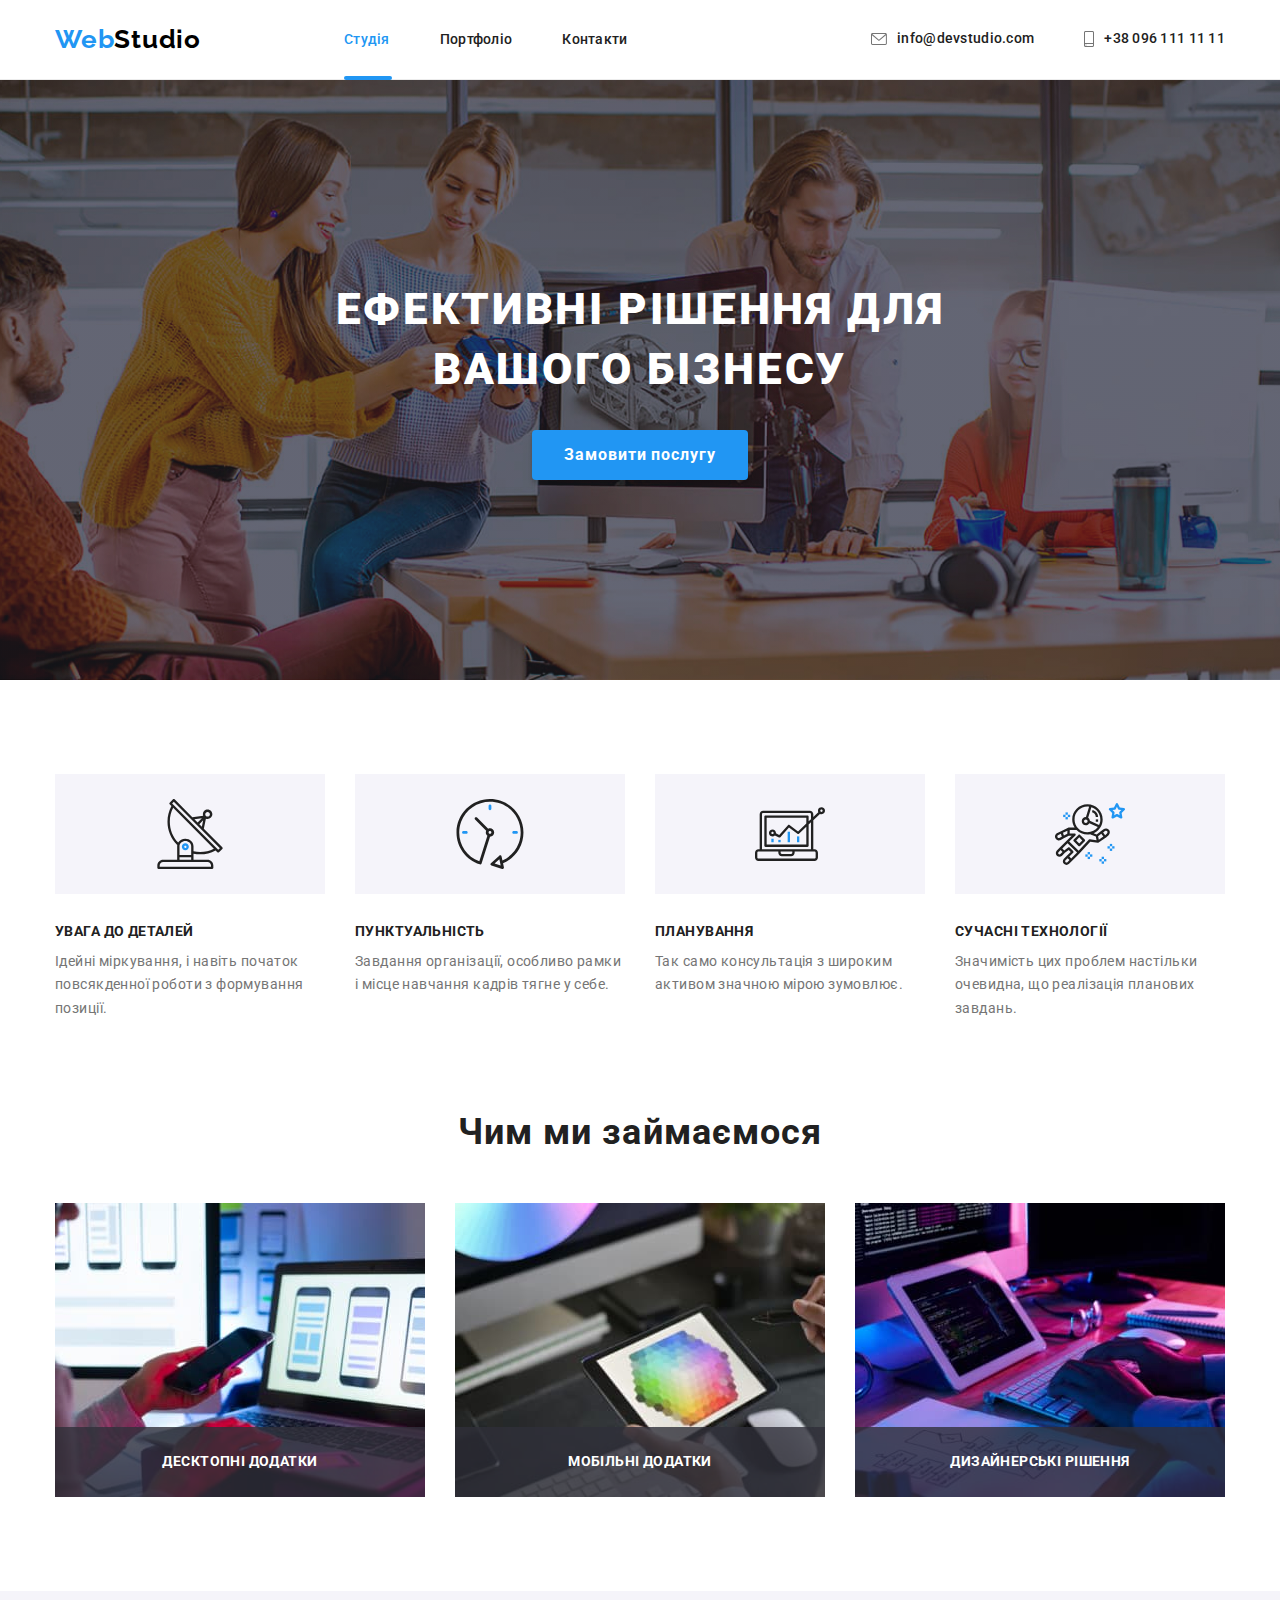
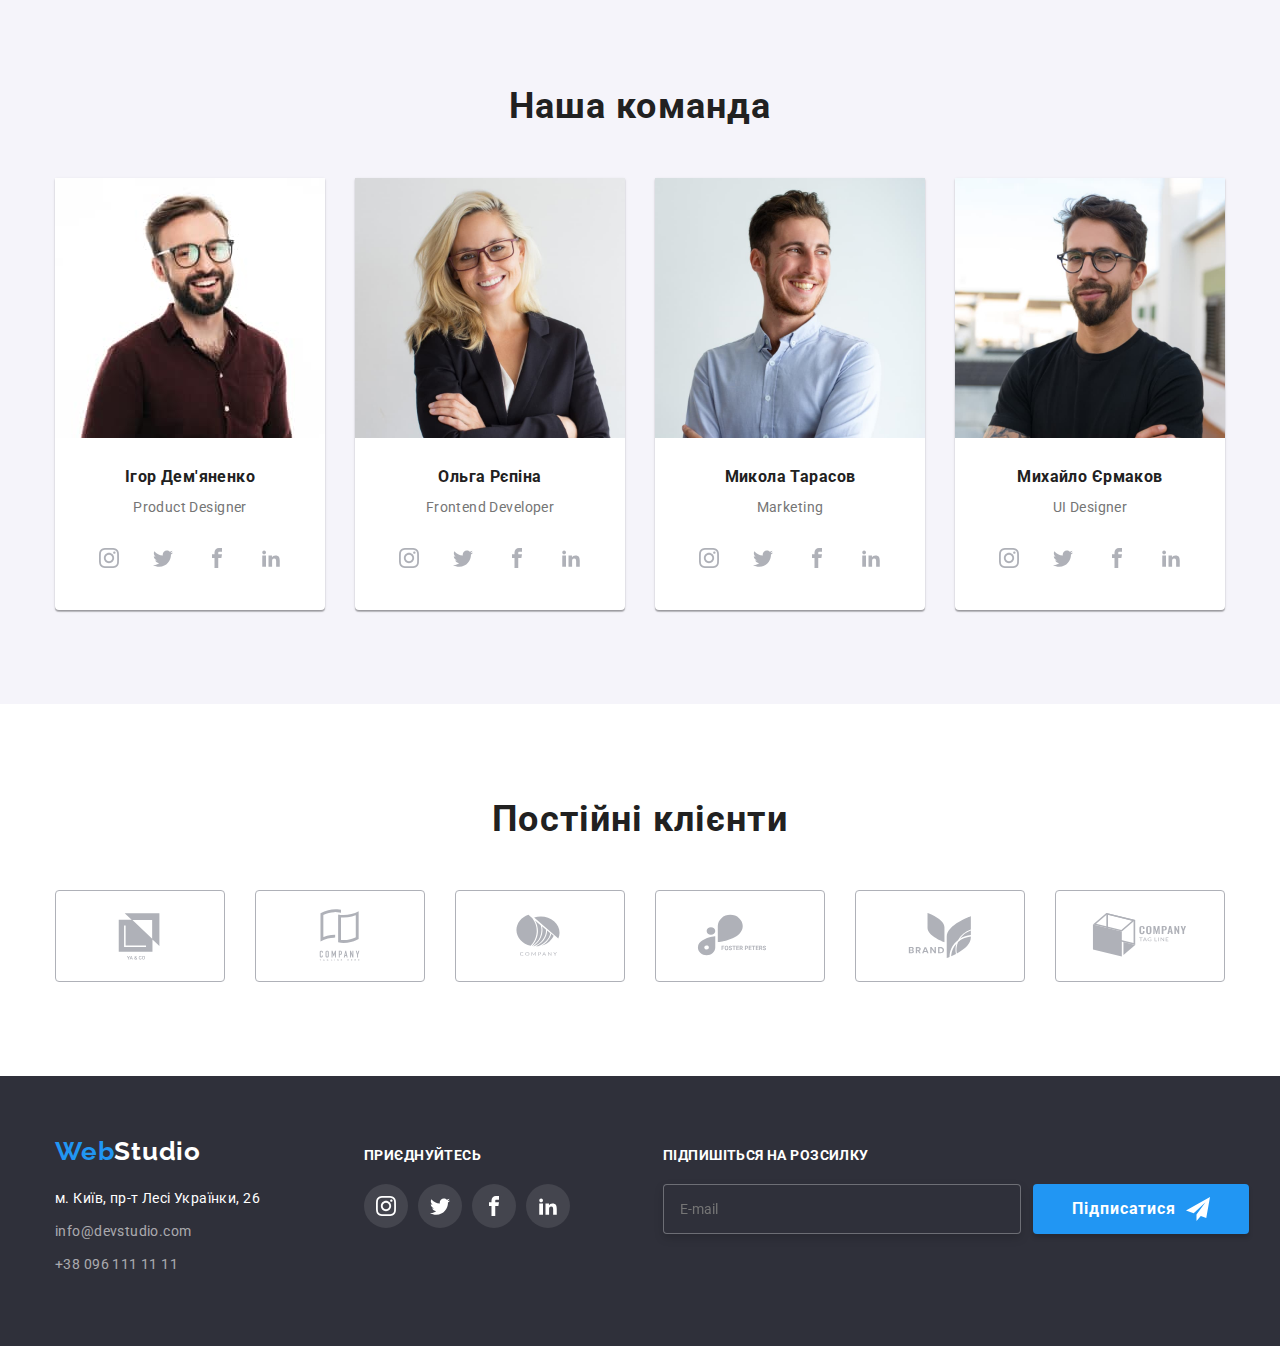
<file: index.html>
<!DOCTYPE html>
<html lang="uk">
  <head>
    <meta charset="UTF-8" />
    <meta name="viewport" content="width=device-width, initial-scale=1.0" />
    <title>WebStudio</title>
    <link href="https://fonts.googleapis.com/css2?family=Raleway:wght@700&family=Roboto:wght@400;500;700;900&display=swap" rel="stylesheet">
    <link rel="stylesheet" href="https://cdn.jsdelivr.net/npm/modern-normalize@1.1.0/modern-normalize.min.css">
    <link rel="stylesheet" href="css/main.min.css" />
   </head>
  <body>
    <!--header-->
    <header class="header">
      <div class="container page-header">
      <nav class="page-header">
        <a class="logo" href="./index.html">Web<span class="logo__dark">Studio</span></a>
        <ul class="page-header">
          <li><a class="header-list-link header-list-link__after" href="./index.html">Студія</a></li>
          <li><a class="header-list-link" href="./portfolio.html">Портфоліо</a></li>
          <li><a class="header-list-link" href="#">Контакти</a></li>
        </ul>
      </nav>
      <ul class="page-header">
         <li>
          <a class="header-contact" href="mailto:info@devstudio.com" lang="en"> 
            <svg class="header-contact__mail-phone" width="16px" height="12px">
            <use href="./images/sprite.svg#icon-envelope"></use>
          </svg>info@devstudio.com</a>
        </li>
        <li> 
          <a class="header-contact" href="tel:+380961111111">
            <svg class="header-contact__mail-phone" width="10px" height="16px">
              <use href="./images/sprite.svg#icon-smartphone"></use>
            </svg>+38 096 111 11 11</a>
        </li>
      </ul>
      </div>
    </header>
    <!--main-->
    <main>
      <section class="title">
        <div class="container">
        <h1 class="title__item">Ефективні рішення для вашого бізнесу</h1>
        <button class="button title-button" data-modal-open type="button" >Замовити послугу</button>
        </div>
      </section>
      <section class="main-description">
        <div class="container">
        <h2 class="visually-hidden">Наші переваги</h2>
        <ul class="main-description__list">
          <li class="main-description__job">
            <div class="main-description__card">
              <svg class="main-description__icon">
                <use href="./images/sprite.svg#icon-antenna"></use>
              </svg>
            </div>
            <h3 class="main-description__title">Увага до деталей</h3>
            <p class="main-description__subject">
              Ідейні міркування, і навіть початок повсякденної роботи з формування позиції.
            </p>
          </li>
          <li class="main-description__job">
            <div class="main-description__card">
              <svg class="main-description__icon">
                <use href="./images/sprite.svg#icon-clock"></use>
              </svg>
            </div>
            <h3 class="main-description__title">Пунктуальність</h3>
            <p class="main-description__subject">
              Завдання організації, особливо рамки і місце навчання кадрів тягне у себе.
            </p>
          </li>
          <li class="main-description__job">
            <div class="main-description__card">
              <svg class="main-description__icon">
                <use href="./images/sprite.svg#icon-diagram"></use>
              </svg>
            </div>
            <h3 class="main-description__title">Планування</h3>
            <p class="main-description__subject">
              Так само консультація з широким активом значною мірою зумовлює.
            </p>
          </li>
          <li class="main-description__job">
            <div class="main-description__card">
              <svg class="main-description__icon">
                <use href="./images/sprite.svg#icon-astronaut"></use>
              </svg>
            </div>
            <h3 class="main-description__title">Сучасні технології</h3>
            <p class="main-description__subject">
              Значимість цих проблем настільки очевидна, що реалізація планових
              завдань.
            </p>
          </li>
        </ul>
        </div>
      </section>
      <section class="main-images"> 
        <div class="container">
        <h2 class="main-title ">Чим ми займаємося</h2>
        <ul class="main-images__box">
          <li class="main-images__foto">
            <img src=./images/img(1).jpg alt="людина працює з телефоном" width="370"/>
            <div class="main-images__foto__description">
              <p class="main-images__foto__text">Десктопні додатки</p>
            </div>
            </li>
          <li class="main-images__foto">
            <img src=./images/img(2).jpg alt="людина працює за планшетом" width="370"/>
            <div class="main-images__foto__description">
              <p class="main-images__foto__text">Мобільні додатки</p>
            </div>
          </li>
          <li class="main-images__foto">
            <img src=./images/img(3).jpg alt="людина працює за комп'ютером" width="370"/>
            <div class="main-images__foto__description">
              <p class="main-images__foto__text">Дизайнерські рішення</p>
            </div>
          </li>
        </ul>
        </div>
      </section>
      <section class="main-team">
        <div class="container">
        <h2 class="main-title">Наша команда</h2>
        <ul class="main-team__icon">
          <li class="main-team__foto">
            <img src=./images/img4.jpg alt="Ігор Дем'яненко" width="270" height="260"/>
             <div class="main-team__text"> 
              <h3 class="main-team__name">Ігор Дем'яненко</h3>
              <p class="main-team__command">Product Designer</p>
              <ul class="social-list">
                <li class="social-list-item">
                  <a href="" class="social-list__link">
                    <svg class="social-list__icon">
                      <use href="./images/sprite.svg#icon-instagram"></use>
                    </svg>
                  </a>
                </li>
                <li class="social-list-item">
                  <a href="" class="social-list__link">
                    <svg class="social-list__icon">
                      <use href="./images/sprite.svg#icon-twitter"></use>
                    </svg>
                  </a>
                </li>
                <li class="social-list-item">
                  <a href="" class="social-list__link">
                    <svg class="social-list__icon">
                      <use href="./images/sprite.svg#icon-facebook"></use>
                    </svg>
                  </a>
                </li>
                <li class="social-list-item">
                  <a href="" class="social-list__link">
                    <svg class="social-list__icon">
                      <use href="./images/sprite.svg#icon-linkedin"></use>
                    </svg>
                  </a>
                </li>
              </ul>
              </div>
          </li>
          <li class="main-team__foto">
            <img src=./images/img1.jpg alt="Ольга Рєпіна" width="270" height="260"/>
             <div class="main-team__text">
            <h3 class="main-team__name">Ольга Рєпіна</h3>
            <p class="main-team__command">Frontend Developer</p>
            <ul class="social-list">
              <li class="social-list-item">
                <a href="" class="social-list__link">
                  <svg class="social-list__icon">
                    <use href="./images/sprite.svg#icon-instagram"></use>
                  </svg>
                </a>
              </li>
              <li class="social-list-item">
                <a href="" class="social-list__link">
                  <svg class="social-list__icon">
                    <use href="./images/sprite.svg#icon-twitter"></use>
                  </svg>
                </a>
              </li>
              <li class="social-list-item">
                <a href="" class="social-list__link">
                  <svg class="social-list__icon">
                    <use href="./images/sprite.svg#icon-facebook"></use>
                  </svg>
                </a>
              </li>
              <li class="social-list-item">
                <a href="" class="social-list__link">
                  <svg class="social-list__icon">
                    <use href="./images/sprite.svg#icon-linkedin"></use>
                  </svg>
                </a>
              </li>
            </ul>
            </div>
          </li>
          <li class="main-team__foto">
            <img src=./images/img2.jpg alt="Микола Тарасов" width="270" height="260"/>
            <div class="main-team__text">
            <h3 class="main-team__name">Микола Тарасов</h3>
            <p class="main-team__command">Marketing</p>
            <ul class="social-list">
              <li class="social-list-item">
                <a href="" class="social-list__link">
                  <svg class="social-list__icon">
                    <use href="./images/sprite.svg#icon-instagram"></use>
                  </svg>
                </a>
              </li>
              <li class="social-list-item">
                <a href="" class="social-list__link">
                  <svg class="social-list__icon">
                    <use href="./images/sprite.svg#icon-twitter"></use>
                  </svg>
                </a>
              </li>
              <li class="social-list-item">
                <a href="" class="social-list__link">
                  <svg class="social-list__icon">
                    <use href="./images/sprite.svg#icon-facebook"></use>
                  </svg>
                </a>
              </li>
              <li class="social-list-item">
                <a href="" class="social-list__link">
                  <svg class="social-list__icon">
                    <use href="./images/sprite.svg#icon-linkedin"></use>
                  </svg>
                </a>
              </li>
            </ul>
            </div>
          </li>
          <li class="main-team__foto">
            <img src=./images/img3.jpg alt="Михайло Єрмаков" width="270" height="260"/>
            <div class="main-team__text">
            <h3 class="main-team__name">Михайло Єрмаков</h3>
            <p class="main-team__command">UI Designer</p>
            <ul class="social-list">
              <li class="social-list__item">
                <a href="" class="social-list__link">
                  <svg land="en" aria-label="instagram icon" class="social-list__icon">
                    <use href="./images/sprite.svg#icon-instagram"></use>
                  </svg>
                </a>
              </li>
              <li class="social-list__item">
                <a href="" class="social-list__link">
                  <svg land="en" aria-label="twitter icon" class="social-list__icon">
                    <use href="./images/sprite.svg#icon-twitter"></use>
                  </svg>
                </a>
              </li>
              <li class="social-list__item">
                <a href="" class="social-list__link">
                  <svg land="en" aria-label="facebook icon" class="social-list__icon">
                    <use href="./images/sprite.svg#icon-facebook"></use>
                  </svg>
                </a>
              </li>
              <li class="social-list__item">
                <a href="" class="social-list__link">
                  <svg land="en" aria-label="linkedin icon" class="social-list__icon">
                    <use href="./images/sprite.svg#icon-linkedin"></use>
                  </svg>
                </a>
              </li>
            </ul>
            </div>
          </li>
        </ul>
        </div>
        </section>
        <section class="main-customers">
          <div class="container"> 
            <h2 class="main-title">Постійні клієнти</h2>
            <ul class="main-customers__list">
              <li class="main-customers__item">
                <a href="" class="main-customers__link">
                  <svg land="en" aria-label="logo icon" class="main-customers__link__icon">
                    <use href="./images/sprite.svg#icon-logo"></use>
                  </svg>
                </a>
              </li>
              <li class="main-customers__item">
                <a href="" class="main-customers__link">
                  <svg land="en" aria-label="logo-1 icon" class="main-customers__link__icon">
                    <use href="./images/sprite.svg#icon-logo-1"></use>
                  </svg>
                </a>
              </li>
              <li class="main-customers__item">
                <a href="" class="main-customers__link">
                  <svg land="en" aria-label="logo-2 icon" class="main-customers__link__icon">
                    <use href="./images/sprite.svg#icon-logo-2"></use>
                  </svg>
                </a>
              </li>
              <li class="main-customers__item">
                <a href="" class="main-customers__link">
                  <svg land="en" aria-label="logo-3 icon" class="main-customers__link__icon">
                    <use href="./images/sprite.svg#icon-logo-3"></use>
                  </svg>
                </a>
              </li>
              <li class="main-customers__item">
                <a href="" class="main-customers__link">
                <svg land="en" aria-label="logo-4 icon" class="main-customers__link__icon">
                  <use href="./images/sprite.svg#icon-logo-4"></use>
                </svg>
              </a>
            </li>
            <li class="main-customers__item">
              <a href="" class="main-customers__link">
              <svg land="en" aria-label="logo-5 icon" class="main-customers__link__icon">
                <use href="./images/sprite.svg#icon-logo-5"></use>
              </svg>
            </a>
          </li>
            </ul>
          </div> 
        </section>
    </main>
    <!--footer-->
    <footer class="footer">
      <div class="container footer-box">
        <div>
      <a class="logo" href="/">Web<span class="logo__light">Studio</span></a>
      <address>
        <ul>
          <li class="footer-table">
            <a class="footer-table__address"
              href="https://gl/maps/CPtrU1FHBa2aNyZL9"
              target="_blank"
              rel="noopener noopener nofollow"
              >м. Київ, пр-т Лесі Українки, 26</a>
          </li>
          <li class="footer-table">
            <a class="footer-table__contacts"
            href="mailto:info@devstudio.com" lang="en">info@devstudio.com</a>
          </li>
          <li class="footer-table"><a class="footer-table__contacts"
            href="tel:+380961111111">+38 096 111 11 11</a></li>
        </ul>
      </address>
    </div>
  <div class="footer-social">
    <p class="footer-social__title">приєднуйтесь</p>
    <ul class="footer-social__list">
      <li>
        <a href="" class="footer-social__list_link">
          <svg land="en" aria-label="instagram icon" class="footer-social__list_icon">
            <use href="./images/sprite.svg#icon-instagram"></use>
          </svg>
        </a>
      </li>
      <li>
        <a href="" class="footer-social__list_link">
          <svg land="en" aria-label="twitter icon" class="footer-social__list_icon">
            <use href="./images/sprite.svg#icon-twitter"></use>
          </svg>
        </a>
      </li>
      <li>
        <a href="" class="footer-social__list_link">
          <svg land="en" aria-label="facebook icon" class="footer-social__list_icon">
            <use href="./images/sprite.svg#icon-facebook"></use>
          </svg>
        </a>
      </li>
      <li>
        <a href="" class="footer-social__list_link">
          <svg land="en" aria-label="linkedin icon" class="footer-social__list_icon">
            <use href="./images/sprite.svg#icon-linkedin"></use>
          </svg>
        </a>
      </li>
    </ul>
      </div>
      <div class="footer-subscription">
        <p class="footer-subscription__title">Підпишіться на розсилку</p>
        <form class="footer-subscription__form">
        <label class="footer-subscription__form_field"><input type="email" name="email" id="user_email" placeholder="E-mail" class="footer-subscription__form_field_send"></label>
        <button class="footer-subscription-button footer-subscription-button-title">Підписатися
          <svg land="en" aria-label="send icon" class="footer-subscription-button__icon">
            <use href="./images/sprite.svg#icon-send"></use>
          </svg>
        </button>
        </form>
      </div>
    </footer>
    <div class="backdrop is-hidden" data-modal >
    <div class="modal">
      <button class="modal__close-btn" type="button" data-modal-close>
        <svg land="en" aria-label="close icon" class="modal-close-input-icon" width="18" height="18">
          <use href="./images/sprite.svg#icon-close"></use>
        </svg>
      </button>
       <!--modal-window-->
      <p class="modal-form-title">Залиште свої дані, ми вам передзвонимо</p>
       <form class="modal-form">
        <label class="modal-form-field"><span class="modal-form-field-desc">Ім'я</span>
          <span class="modal-form-input-wrapper"><input name="user_name" type="text" class="modal-form-input" pattern="[a-zA-Zа-яА-ЯіІїЇёЁ]+"/>
            <svg land="en" aria-label="person icon" class="modal-form-input-icon">
              <use href="./images/sprite.svg#icon-person-black"></use>
            </svg>
          </span>
          </label>
        <label class="modal-form-field"><span class="modal-form-field-desc">Телефон</span>
          <span class="modal-form-input-wrapper"><input name="user_phone" type="tel" required class="modal-form-input" pattern="[0-9]{3}-[0-9]{3}-[0-9]{2}-[0-9]{2}" title="***-***-**-**" />
            <svg land="en" aria-label="phone icon" class="modal-form-input-icon">
              <use href="./images/sprite.svg#icon-phone-black"></use>
            </svg>
          </span>
        </label>
        <label class="modal-form-field"><span class="modal-form-field-desc">Пошта</span>
          <span class="modal-form-input-wrapper"><input name="user_email" type="text" class="modal-form-input" />
            <svg land="en" aria-label="email icon" class="modal-form-input-icon">
              <use href="./images/sprite.svg#icon-email-black"></use>
            </svg>
          </span>
        </label>
        <label class="modal-form-field"><span class="modal-form-field-desc">Коментар</span> 
          <textarea name="user_message" placeholder="Введіть текст" class="modal-form-message"></textarea>
        </label>
        <label class="modal-form-check-field">
          <input type="checkbox" class="modal-form-check" name="user_consent" required />
          <svg land="en" aria-label="check icon" class="modal-form-own-checkbox">
            <use class="modal-form-own-checkbox-icon" href="./images/sprite.svg#icon-Vector"></use>
          </svg>
          Погоджуюся з розсилкою та приймаю&nbsp;<a class="modal-form-own-checkbox-color" href="">Умови договору</a>
        </label>
        <button type="submit" class="modal-form-submit">Відправити</button>
       </form>
     </div>
    </div>
    <script src="./js/modal.js"></script>
  </body>
</html>
</file>
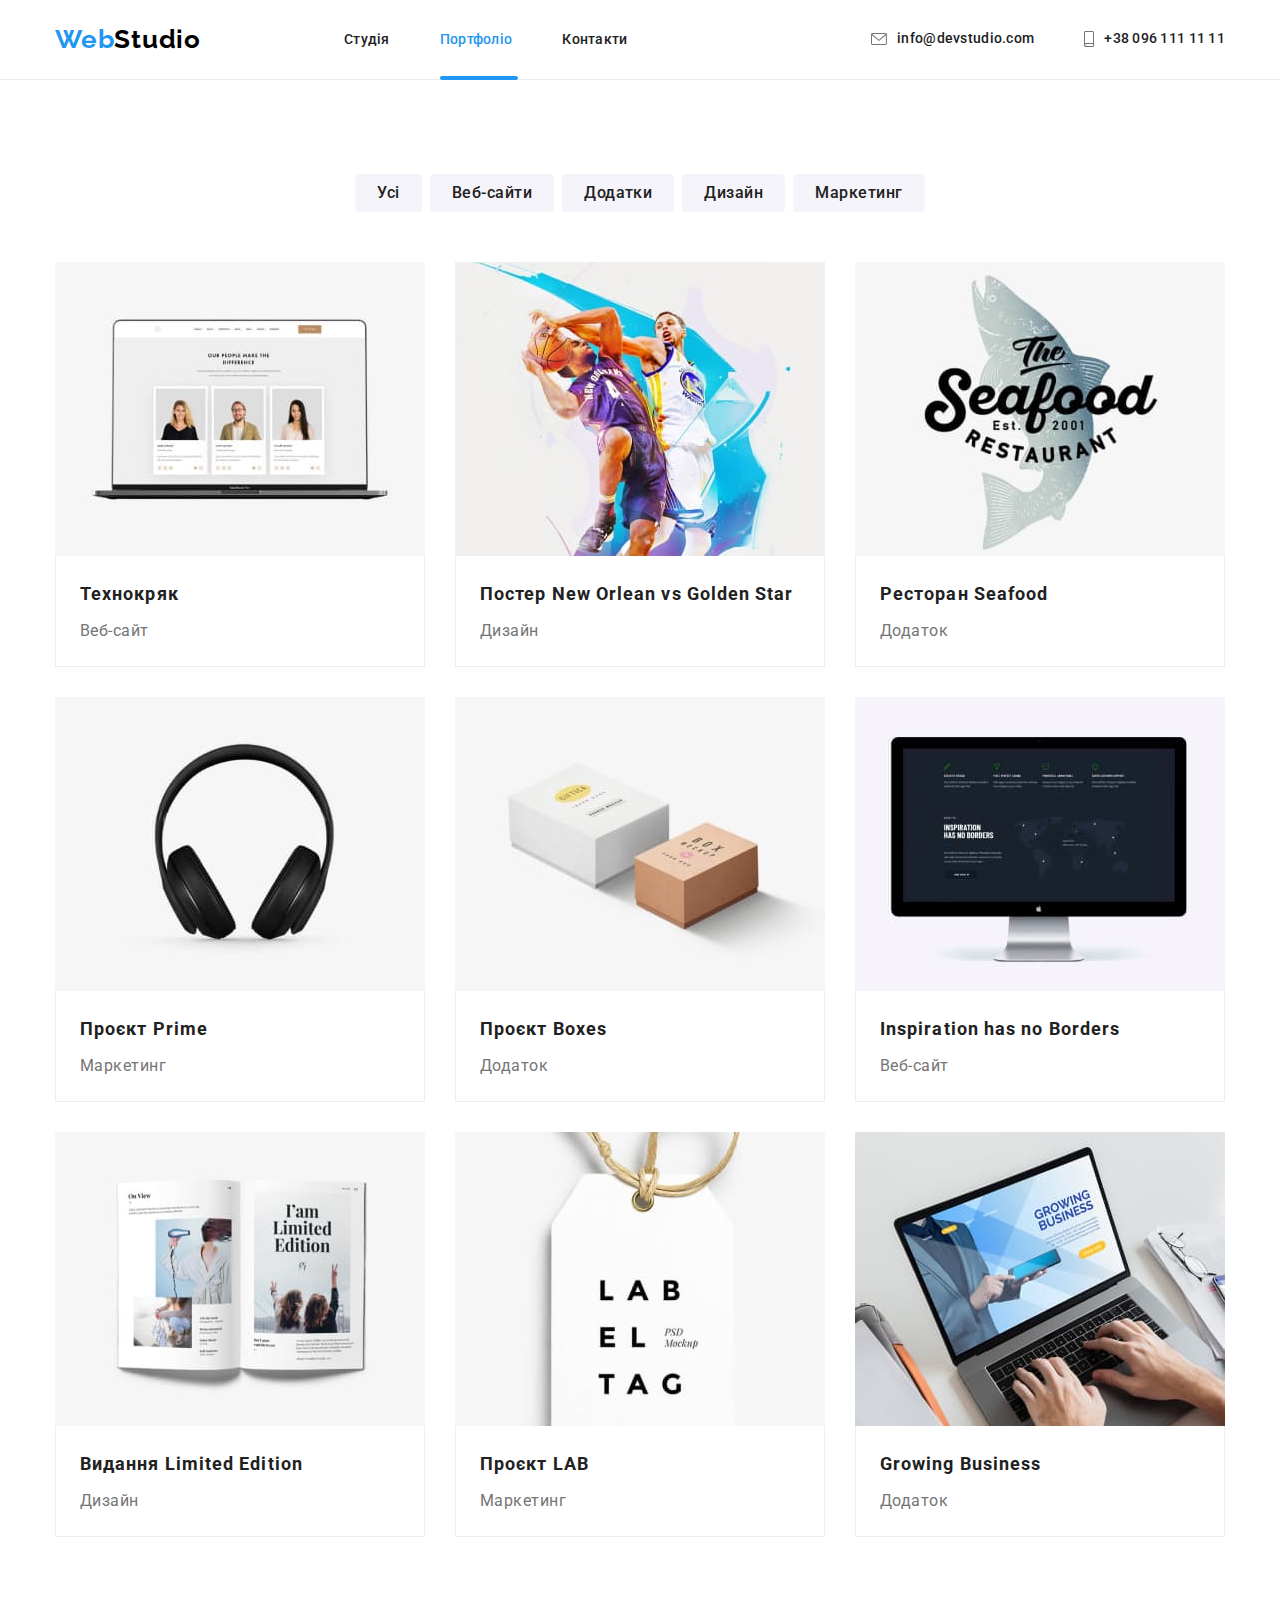
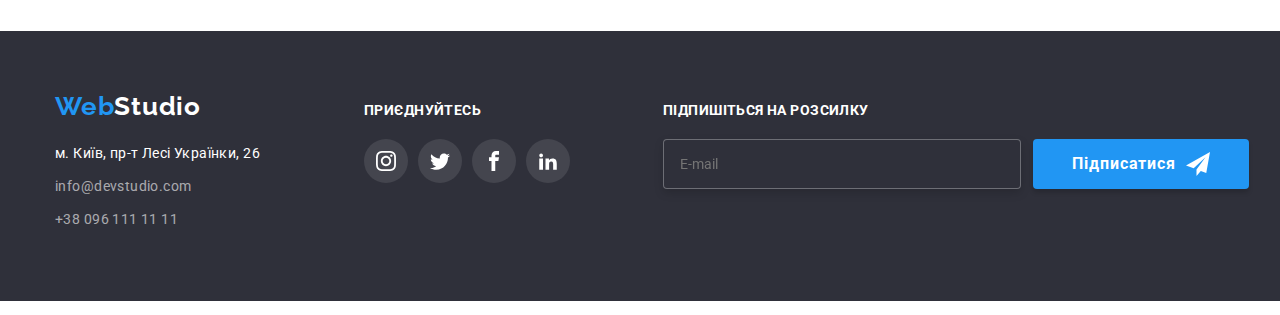
<file: portfolio.html>
<!DOCTYPE html>
<html lang="uk" lang="en">
  <head>
    <meta charset="UTF-8" />
    <meta name="viewport" content="width=device-width, initial-scale=1.0" />
    <title>WebStudio</title>
    <link href="https://fonts.googleapis.com/css2?family=Raleway:wght@700&family=Roboto:wght@400;500;700;900&display=swap" rel="stylesheet">
    <link rel="stylesheet" href="https://cdn.jsdelivr.net/npm/modern-normalize@1.1.0/modern-normalize.min.css">
    <link rel="stylesheet" href="./css/main.min.css" />
  </head>
  <body>
    <!--header-->
    <header class="header">
      <div class="container page-header">
      <nav class="page-header">
        <a class="logo" href="./index.html">Web<span class="logo__dark">Studio</span></a>
        <ul class="page-header">
          <li><a class="header-list-link" href="./index.html">Студія</a></li>
          <li><a class="header-list-link portfolio-header-list__after" href="./portfolio.html">Портфоліо</a></li>
          <li><a class="header-list-link" href="#">Контакти</a></li>
        </ul>
      </nav>
      <ul class="page-header">
        <li>
         <a class="header-contact" href="mailto:info@devstudio.com" lang="en"> 
           <svg class="header-contact__mail-phone" width="16px" height="12px">
           <use href="./images/sprite.svg#icon-envelope"></use>
         </svg>info@devstudio.com</a>
       </li>
       <li> 
         <a class="header-contact" href="tel:+380961111111">
           <svg class="header-contact__mail-phone" width="10px" height="16px">
             <use href="./images/sprite.svg#icon-smartphone"></use>
           </svg>+38 096 111 11 11</a>
       </li>
     </ul>
     </div>
   </header>
    <!--main-portfolio-->
    <main>
    <section class="portfolio">
      <div class="container">
      <h1 class="visually-hidden">Портфоліо</h1>
      <ul class="portfolio-main">
        <li>
          <button class="portfolio__button" type="button">Усі</button>
        </li>
        <li>
          <button class="portfolio__button" type="button">Веб-сайти</button>
        </li>
        <li>
          <button class="portfolio__button" type="button">Додатки</button>
        </li>
        <li>
          <button class="portfolio__button" type="button">Дизайн</button>
        </li>
        <li>
          <button class="portfolio__button" type="button">Маркетинг</button>
        </li>
      </ul>
      <ul class="portfolio-display">
        <li>
        <a href="" class="portfolio-display__link">
            <div class="portfolio-display__wrapper">
              <p class="portfolio-display__wrapper_overlay">
                Ресурс пропонує комплексні пропозиції з різним рівнем функціоналу та сервісів. Все це дозволить відвідувачу отримати вичерпні відомості про компанію чи приватну особу.</p>
            <img class="portfolio-wrapper" src=./images/img5.jpg alt="Технокряк" width="370"  height="294"/>
          </div>
            <div class="portfolio-display__text">
            <h2 class="portfolio-display__text_title">Технокряк</h2>
          <p class="portfolio-display__text_content">Веб-сайт</p>
          </div>
        </a>
        </li>
        <li>
          <a href="" class="portfolio-display__link">
            <div class="portfolio-display__wrapper">
              <p class="portfolio-display__wrapper_overlay">
                Ресурс пропонує комплексні пропозиції з різним рівнем функціоналу та сервісів. Все це дозволить відвідувачу отримати вичерпні відомості про компанію чи приватну особу.</p>
            <img src=./images/img6.jpg alt="Постер Новий Орлеан та Золота зірка" width="370" height="294"/>
            </div>
            <div class="portfolio-display__text">
            <h2 class="portfolio-display__text_title">Постер New Orlean vs Golden Star</h2>
            <p class="portfolio-display__text_content">Дизайн</p>
            </div>
          </a>
        </li>
        <li>
          <a href="" class="portfolio-display__link">
            <div class="portfolio-display__wrapper">
              <p class="portfolio-display__wrapper_overlay">
                Ресурс пропонує комплексні пропозиції з різним рівнем функціоналу та сервісів. Все це дозволить відвідувачу отримати вичерпні відомості про компанію чи приватну особу.</p>
            <img src=./images/img7.jpg alt="Ресторан морська їжа" width="370" height="294"/>
            </div>
            <div class="portfolio-display__text">
            <h2 class="portfolio-display__text_title">Ресторан Seafood</h2>
            <p class="portfolio-display__text_content">Додаток</p>
            </div>
          </a>
        </li>
        <li>
          <a href="" class="portfolio-display__link">
            <div class="portfolio-display__wrapper">
              <p class="portfolio-display__wrapper_overlay">
                Ресурс пропонує комплексні пропозиції з різним рівнем функціоналу та сервісів. Все це дозволить відвідувачу отримати вичерпні відомості про компанію чи приватну особу.</p>
            <img src=./images/img8.jpg alt="Проєкт прем'єра" width="370" height="294"/>
            </div>
            <div class="portfolio-display__text">
            <h2 class="portfolio-display__text_title">Проєкт Prime</h2>
            <p class="portfolio-display__text_content">Маркетинг</p>
            </div>
          </a>  
        <li>
          <a href="" class="portfolio-display__link">
            <div class="portfolio-display__wrapper">
              <p class="portfolio-display__wrapper_overlay">
                Ресурс пропонує комплексні пропозиції з різним рівнем функціоналу та сервісів. Все це дозволить відвідувачу отримати вичерпні відомості про компанію чи приватну особу.</p>
            <img src=./images/img9.jpg alt="Проєкт Коробки" width="370" height="294"/>
            </div>
            <div class="portfolio-display__text">
            <h2 class="portfolio-display__text_title">Проєкт Boxes</h2>
            <p class="portfolio-display__text_content">Додаток</p>
            </div>
          </a>
        </li>
        <li>
          <a href="" class="portfolio-display__link">
             <div class="portfolio-display__wrapper">
              <p class="portfolio-display__wrapper_overlay">
                Ресурс пропонує комплексні пропозиції з різним рівнем функціоналу та сервісів. Все це дозволить відвідувачу отримати вичерпні відомості про компанію чи приватну особу.</p>
            <img src=./images/img10.jpg alt="Натхнення не має кордонів" width="370" height="294"/>
             </div>
            <div class="portfolio-display__text">
            <h2 class="portfolio-display__text_title">Inspiration has no Borders</h2>
            <p class="portfolio-display__text_content">Веб-сайт</p>
            </div>
          </a>
        </li>
        <li>
          <a href="" class="portfolio-display__link">
             <div class="portfolio-display__wrapper">
              <p class="portfolio-display__wrapper_overlay">
                Ресурс пропонує комплексні пропозиції з різним рівнем функціоналу та сервісів. Все це дозволить відвідувачу отримати вичерпні відомості про компанію чи приватну особу.</p>
            <img src=./images/img11.jpg alt="Видання Обмежене видання" width="370" height="294"/>
             </div>
            <div class="portfolio-display__text">
            <h2 class="portfolio-display__text_title">Видання Limited Edition</h2>
            <p class="portfolio-display__text_content">Дизайн</p>
            </div>
          </a>
        </li>
        <li>
          <a href="" class="portfolio-display__link">
             <div class="portfolio-display__wrapper">
              <p class="portfolio-display__wrapper_overlay">
                Ресурс пропонує комплексні пропозиції з різним рівнем функціоналу та сервісів. Все це дозволить відвідувачу отримати вичерпні відомості про компанію чи приватну особу.</p>
            <img src=./images/img12.jpg alt="Проєкт LAB" width="370" height="294"/>
             </div>
            <div class="portfolio-display__text">
            <h2 class="portfolio-display__text_title">Проєкт LAB</h2>
            <p class="portfolio-display__text_content">Маркетинг</p>
            </div>
          </a>
        </li>
        <li> 
          <a href="" class="portfolio-display__link">
             <div class="portfolio-display__wrapper">
              <p class="portfolio-display__wrapper_overlay">
                Ресурс пропонує комплексні пропозиції з різним рівнем функціоналу та сервісів. Все це дозволить відвідувачу отримати вичерпні відомості про компанію чи приватну особу.</p>
            <img src=./images/img13.jpg alt="Зростаючий бізнес" width="370" height="294"/>
             </div>
            <div class="portfolio-display__text">
            <h2 class="portfolio-display__text_title">Growing Business</h2>
            <p class="portfolio-display__text_content">Додаток</p>
            </div>
          </a>  
        </li>
      </ul>
      </div>
    </section>
  </main>
   <!--footer-->
   <footer class="footer">
    <div class="container footer-box">
      <div>
    <a class="logo" href="/">Web<span class="logo__light">Studio</span></a>
    <address>
      <ul>
        <li class="footer-table">
          <a class="footer-table__address"
            href="https://gl/maps/CPtrU1FHBa2aNyZL9"
            target="_blank"
            rel="noopener noopener nofollow"
            >м. Київ, пр-т Лесі Українки, 26</a>
        </li>
        <li class="footer-table">
          <a class="footer-table__contacts"
          href="mailto:info@devstudio.com" lang="en">info@devstudio.com</a>
        </li>
        <li class="footer-table"><a class="footer-table__contacts"
          href="tel:+380961111111">+38 096 111 11 11</a></li>
      </ul>
    </address>
  </div>
<div class="footer-social">
  <p class="footer-social__title">приєднуйтесь</p>
  <ul class="footer-social__list">
    <li>
      <a href="" class="footer-social__list_link">
        <svg land="en" aria-label="instagram icon" class="footer-social__list_icon">
          <use href="./images/sprite.svg#icon-instagram"></use>
        </svg>
      </a>
    </li>
    <li>
      <a href="" class="footer-social__list_link">
        <svg land="en" aria-label="twitter icon" class="footer-social__list_icon">
          <use href="./images/sprite.svg#icon-twitter"></use>
        </svg>
      </a>
    </li>
    <li>
      <a href="" class="footer-social__list_link">
        <svg land="en" aria-label="facebook icon" class="footer-social__list_icon">
          <use href="./images/sprite.svg#icon-facebook"></use>
        </svg>
      </a>
    </li>
    <li>
      <a href="" class="footer-social__list_link">
        <svg land="en" aria-label="linkedin icon" class="footer-social__list_icon">
          <use href="./images/sprite.svg#icon-linkedin"></use>
        </svg>
      </a>
    </li>
  </ul>
    </div>
    <div class="footer-subscription">
      <p class="footer-subscription__title">Підпишіться на розсилку</p>
      <form class="footer-subscription__form">
      <label class="footer-subscription__form_field"><input type="email" name="email" id="user_email" placeholder="E-mail" class="footer-subscription__form_field_send"></label>
      <button class="footer-subscription-button footer-subscription-button-title">Підписатися
        <svg land="en" aria-label="send icon" class="footer-subscription-button__icon">
          <use href="./images/sprite.svg#icon-send"></use>
        </svg>
      </button>
      </form>
    </div>
  </footer>
  <div class="backdrop is-hidden" data-modal >
  <div class="modal">
    <button class="modal-close-btn" type="button" data-modal-close>
      <svg land="en" aria-label="close icon" class="modal-close-input-icon" width="18" height="18">
        <use href="./images/sprite.svg#icon-close"></use>
      </svg>
    </button>
      </form>
    </div>
  </footer>
</body>
</html>
</file>
<file: css/main.min.css>
:root{--accent-color:#2196F3;--primary-text-color:#212121;--secondary-text-color:#757575;--title-background-color:#2F303A;--title-item:#FFFFFF;--body-color:#ffffff;--portfolio-header:#FFFFFF;--logo-dark-header:#000000;--header-contact:#757575;--portfolio-button-bc:#F5F4FA;--button:#FFFFFF;--button-hf:#188CE8;--portfolio-button-hf:#FFFFFF;--main-team:#F5F4FA;--main-team-foto:#FFFFFF;--logo-light:#FFFFFF;--footer-address:#FFFFFF;--footer-contacts:#FFFFFF99;--main-portfolio-foto-border:#EEEEEE;--portfolio:#F5F5F5;--footer-social-title:#FFFFFF;--social-customers:#AFB1B8;--transition-dur-and-func:250ms cubic-bezier(0.4, 0, 0.2, 1)}.footer-subscription-button,.footer-social__list_link,.main-customers__link,.social-list__link,.main-images__foto__description,.main-description__card,.button,.modal-form-submit,.modal-form-check-field,.modal__close-btn{display:flex;align-items:center;justify-content:center}.visually-hidden{position:absolute;white-space:nowrap;width:1px;height:1px;overflow:hidden;border:0;padding:0;clip:rect(0 0 0 0);clip-path:inset(50%);margin:-1px}ul,ol{list-style:none;margin-top:0;margin-bottom:0;padding-left:0}img{display:block}h1,h2,h3,p{margin-top:0;margin-bottom:0}button{cursor:pointer;font-family:"Roboto",sans-serif;font-style:normal;font-size:16px;font-weight:700;line-height:1.88;letter-spacing:.06em}body{font-family:"Roboto",sans-serif;font-size:14px;letter-spacing:.03em;background-color:var(--body-color);color:var(--primary-text-color)}.portfolio-body{background-color:var(--body-color)}.container{width:1200px;margin-left:auto;margin-right:auto;padding-left:15px;padding-right:15px}.logo{text-decoration:none;color:var(--accent-color);font-family:"Raleway",sans-serif;font-style:normal;font-size:26px;font-weight:700;line-height:1.19;letter-spacing:.03em;margin-right:93px}.logo__dark{color:var(--logo-dark-header)}.logo__light{color:var(--logo-light)}.backdrop{position:fixed;top:0;left:0;width:100%;height:100%;background:rgba(0,0,0,.2);z-index:100;transition:opacity var(--transition-dur-and-func),visibility var(--transition-dur-and-func)}.backdrop.is-hidden{visibility:hidden;opacity:0;pointer-events:none}.modal{position:absolute;top:50%;left:50%;transform:translate(-50%, -50%);width:528px;height:581px;background:#fff;box-shadow:0px 1px 3px rgba(0,0,0,.12),0px 1px 1px rgba(0,0,0,.14),0px 2px 1px rgba(0,0,0,.2);border-radius:4px;padding:40px}.modal__close-btn{position:absolute;top:8px;right:8px;padding:0;width:30px;height:30px;border-radius:50%;background:#fff;border:1px solid rgba(0,0,0,.1)}.modal__close-btn:hover,.modal__close-btn:focus{border-color:var(--button-hf)}.modal-form-title{font-size:20px;font-weight:700;line-height:1.15;text-align:center;letter-spacing:.03em;color:var(--primary-text-color);margin-bottom:12px}.modal-form{display:flex;flex-direction:column}.modal-form-field{margin-bottom:10px}.modal-form-input-wrapper{position:relative;display:block}.modal-form-input-icon{position:absolute;display:block;transform:translateY(-50%);top:50%;left:12px;width:18px;height:18px;color:var(--primary-text-color);transition:fill var(--transition-dur-and-func)}.modal-form-field-desc{display:block;margin-bottom:4px;font-size:12px;font-weight:400;line-height:1.17;letter-spacing:.01em;color:var(--secondary-text-color)}.modal-form-input{width:100%;height:40px;border:1px solid rgba(33,33,33,.2);border-radius:4px;padding-left:42px;transition:border-color var(--transition-dur-and-func)}.modal-form-input:focus{border-color:var(--accent-color);outline:none}.modal-form-input:focus+.modal-form-input-icon{fill:var(--button-hf)}.modal-form-message{width:100%;height:120px;border:1px solid rgba(33,33,33,.2);border-radius:4px;padding:12px 16px;margin-bottom:20px;resize:none;transition:border-color var(--transition-dur-and-func)}.modal-form-message:focus{outline:none;border-color:var(--accent-color)}.modal-form-message::placeholder{font-size:12px;font-weight:400;line-height:1.17;letter-spacing:.01em;color:rgba(117,117,117,.5)}.modal-form-check-field{margin-bottom:30px}.modal-form-check{font-size:14px;font-weight:400;line-height:1.71;letter-spacing:.03em;color:var(--secondary-text-color);position:absolute;appearance:none}.modal-form-own-checkbox-color{color:var(--accent-color)}.modal-form-own-checkbox-color:focus{outline:none;box-shadow:0 0 0 2px var(--button-hf)}.modal-form-own-checkbox{width:16px;height:15px;border:1px solid var(--primary-text-color);border-radius:2px;cursor:pointer;margin-right:8.38px}.modal-form-own-checkbox .modal-form-check:focus+.modal-form-own-checkbox{box-shadow:0 0 0 2px var(--button-hf);border:none}.modal-form-check:checked+.modal-form-own-checkbox{background-color:var(--accent-color);border:none}.modal-form-own-checkbox-icon{display:none}.modal-form-check:checked+.modal-form-own-checkbox .modal-form-own-checkbox-icon{display:block}.modal-form-submit{display:inline-block;min-width:216px;border-radius:4px;background-color:var(--accent-color);color:var(--button);line-height:1.88;letter-spacing:.06em;width:216px;height:50px;margin-left:auto;margin-right:auto;border:none;transition:background-color var(--transition-dur-and-func)}.modal-form-submit:focus{background-color:var(--button-hf);outline:none}.main-title{font-style:normal;font-size:36px;font-weight:700;text-align:center;line-height:1.17;letter-spacing:.03em;color:var(--primary-text-color);margin-bottom:50px}.header{padding-top:24px;padding-bottom:24px;border-bottom:1px solid #ececec}.page-header{display:flex;flex-wrap:wrap;column-gap:50px;align-items:center;justify-content:space-between}.header-list-link{font-family:"Roboto",sans-serif;font-style:normal;font-size:14px;font-weight:500;line-height:1.14;letter-spacing:.02em;color:var(--primary-text-color);text-decoration:none;transition:color var(--transition-dur-and-func)}.header-list-link:hover,.header-list-link:focus{color:var(--accent-color)}.header-list-link__after::after{display:block;content:"";width:48px;height:4px;background:var(--accent-color);border-radius:2px;position:absolute;margin-top:28px;margin-left:auto;margin-right:auto}.header-list-link.header-list-link__after{color:var(--accent-color)}.header-contact{font-family:"Roboto",sans-serif;font-style:normal;font-size:14px;font-weight:500;line-height:1.14;letter-spacing:.02em;text-decoration:none;color:var(--header-list-link-contact);display:flex;align-items:center;column-gap:10px;transition:color var(--transition-dur-and-func)}.header-contact:hover,.header-contact:focus{color:var(--accent-color)}.header-contact__mail-phone{fill:var(--secondary-text-color);transition:fill var(--transition-dur-and-func)}.header-contact:hover .header-contact__mail-phone,.header-contact:focus .header-contact__mail-phone{fill:var(--accent-color)}.header-list-link.portfolio-header-list-link__after{color:var(--accent-color)}.title{padding-top:200px;padding-bottom:200px;text-align:center;background-image:linear-gradient(rgba(47, 48, 58, 0.4), rgba(47, 48, 58, 0.4)),url(../images/Img.jpg);background-size:1600px;background-repeat:no-repeat;background-position:center;background-color:var(--title-background-color)}.title__item{margin-bottom:30px;margin-left:auto;margin-right:auto;max-width:696px;font-size:44px;font-weight:900;line-height:1.36;letter-spacing:.06em;text-transform:uppercase;color:var(--title-item)}.button{display:inline-block;min-width:216px;border-radius:4px;background-color:var(--accent-color);color:var(--button);line-height:1.88;letter-spacing:.06em;width:216px;height:50px;margin-left:auto;margin-right:auto;transition:background-color var(--transition-dur-and-func)}.button:hover,.button:focus{background-color:var(--button-hf)}.title-button{border:none;padding:6px 22px;text-align:center;align-items:center;box-shadow:0px 4px 4px rgba(0,0,0,.15)}.main-description{padding-top:94px}.main-description__card{width:270px;height:120px;background-color:#f5f4fa;margin-bottom:30px}.main-description__icon{height:70px;width:70px}.main-description__list{display:flex;gap:30px}.main-description__job{width:270px}.main-description__title{margin-bottom:10px;text-transform:uppercase;font-style:Bold;font-size:14px;line-height:1.14;letter-spacing:.03em;color:var(--primary-text-color)}.main-description__subject{font-style:normal;font-size:14px;line-height:1.71;letter-spacing:.03em;color:var(--secondary-text-color);margin-bottom:90px}.main-images{display:block;max-width:100%;height:auto;padding-bottom:94px}.main-images__box{display:flex;flex-wrap:wrap;gap:30px}.main-images__foto{position:relative}.main-images__foto__description{width:100%;height:70px;background:rgba(47,48,58,.8);position:absolute;bottom:0;left:0}.main-images__foto__text{font-style:normal;font-size:14px;font-weight:700;line-height:1.14;letter-spacing:.03em;text-transform:uppercase;color:#fff}.main-team{background-color:var(--main-team);padding-bottom:94px;padding-top:94px}.main-team__icon{display:flex;flex-wrap:wrap;gap:30px}.main-team__foto{background-color:var(--main-team-foto);box-shadow:0px 1px 3px rgba(0,0,0,.12),0px 1px 1px rgba(0,0,0,.14),0px 2px 1px rgba(0,0,0,.2);border-radius:0px 0px 4px 4px}.main-team__text{padding:30px}.main-team__name{margin-bottom:10px;text-align:center}.main-team__command{font-style:normal;font-size:14px;line-height:1.71;letter-spacing:.03em;text-align:center;color:var(--secondary-text-color);margin-bottom:16px}.social-list{display:flex;justify-content:center;column-gap:10px}.social-list__link{width:44px;height:44px;border-radius:50%;transition:background-color var(--transition-dur-and-func)}.social-list__link:hover,.social-list__link:focus{background-color:var(--accent-color)}.social-list__icon{width:20px;height:20px;fill:var(--social-customers);transition:fill var(--transition-dur-and-func)}.social-list__link:hover .social-list__icon,.social-list__link:focus .social-list__icon{fill:#fff}.main-customers{padding-bottom:94px;padding-top:94px}.main-customers__list{display:flex;justify-content:center;column-gap:30px}.main-customers__item{width:170px;height:92px}.main-customers__link{width:100%;height:100%;border:1px solid var(--social-customers);border-radius:4px;transition:border-color var(--transition-dur-and-func)}.main-customers__link:hover,.main-customers__link:focus{border-color:var(--accent-color)}.main-customers__link__icon{width:106px;height:60px;fill:var(--social-customers);transition:fill var(--transition-dur-and-func)}.main-customers__link:hover .main-customers__link__icon,.main-customers__link:focus .main-customers__link__icon{fill:var(--accent-color)}.footer{background-color:#2f303a;padding-top:60px;padding-bottom:60px}.footer-box{display:flex;align-items:baseline}.footer-table{display:flex;flex-direction:column;margin-bottom:9px}.footer-table__address{text-decoration:none;color:var(--footer-address);font-style:normal;font-size:14px;line-height:1.71;letter-spacing:.03em;margin-top:20px;transition:color var(--transition-dur-and-func)}.footer-table__address:hover,.footer-table__address:focus{color:var(--accent-color)}.footer-table__contacts{text-decoration:none;color:var(--footer-contacts);font-style:normal;font-size:14px;line-height:1.71;letter-spacing:.03em;transition:color var(--transition-dur-and-func)}.footer-table__contacts:hover,.footer-table__contacts:focus{color:var(--accent-color)}.footer-social{display:flex;flex-direction:column;margin-left:70px}.footer-social__title{font-size:14px;font-weight:700;line-height:1.14;letter-spacing:.03em;text-transform:uppercase;color:var(--footer-social-title);margin-bottom:20px}.footer-social__list{display:flex;justify-content:center;column-gap:10px}.footer-social__list_link{width:44px;height:44px;border-radius:50%;background:rgba(255,255,255,.1);transition:background-color var(--transition-dur-and-func)}.footer-social__list_link:hover,.footer-social__list_link:focus{background-color:var(--accent-color)}.footer-social__list_icon{width:20px;height:20px;fill:#fff}.footer-subscription{display:flex;flex-direction:column;margin-left:93px}.footer-subscription__title{font-size:14px;font-weight:700;line-height:1.14;letter-spacing:.03em;text-transform:uppercase;color:var(--footer-social-title);margin-bottom:20px;display:flex}.footer-subscription__form{display:flex}.footer-subscription__form_field{margin-right:12px}.footer-subscription__form_field_send{background-color:var(--title-background-color);display:flex;width:358px;height:50px;left:815px;top:2784px;box-sizing:border-box;color:var(--footer-address);border:1px solid rgba(255,255,255,.3);filter:drop-shadow(0px 4px 4px rgba(0, 0, 0, 0.15));border-radius:4px;padding-left:16px}.footer-subscription-button{text-align:center;margin-left:auto;margin-right:auto;width:200px;height:50px;left:1185px;top:2784px;background:var(--accent-color);box-shadow:0px 4px 4px rgba(0,0,0,.15);min-width:216px;border-radius:4px;border:none;font-size:16px;font-weight:700;line-height:18.8;letter-spacing:.06em;color:var(--button);transition:background-color var(--transition-dur-and-func)}.footer-subscription-button:hover,.footer-subscription-button:focus{background-color:var(--button-hf)}.footer-subscription-button__icon{width:24px;height:24px;margin-left:10px;color:var(--button)}.portfolio-header{background-color:var(--portfolio-header)}.portfolio-header-list__after::after{display:block;content:"";width:78px;height:4px;background:var(--accent-color);border-radius:2px;position:absolute;margin-top:28px;margin-left:auto;margin-right:auto}.header-list-link.portfolio-header-list__after{color:var(--accent-color)}.portfolio{padding-top:94px;padding-bottom:94px}.portfolio-main{display:flex;flex-wrap:wrap;gap:8px;justify-content:center;margin-bottom:50px}.portfolio__button{font-family:"Roboto",sans-serif;font-style:normal;font-size:16px;font-weight:500;line-height:1.63;text-align:center;letter-spacing:.03em;color:var(--primary-text-color);background-color:var(--portfolio-button-bc);cursor:pointer;border-radius:4px;border:none;height:38px;padding:6px 22px;transition:background-color var(--transition-dur-and-func),color var(--transition-dur-and-func),box-shadow var(--transition-dur-and-func)}.portfolio__button:hover,.portfolio__button:focus{background-color:var(--accent-color);color:var(--portfolio-button-hf);box-shadow:0px 3px 1px rgba(0,0,0,.1),0px 1px 2px rgba(0,0,0,.08),0px 2px 2px rgba(0,0,0,.12)}.portfolio-display{display:flex;flex-wrap:wrap;gap:30px}.portfolio-display__link{display:block;text-decoration:none;transition:box-shadow var(--transition-dur-and-func)}.portfolio-display__link:hover,.portfolio-display__link:focus{box-shadow:0px 1px 1px rgba(0,0,0,.12),0px 4px 4px rgba(0,0,0,.06),1px 4px 6px rgba(0,0,0,.16)}.portfolio-display__wrapper{position:relative;overflow:hidden}.portfolio-display__wrapper_overlay{position:absolute;height:100%;width:100%;background:rgba(33,150,243,.9);font-size:18px;font-weight:400;line-height:1.56;letter-spacing:.03em;color:#fff;overflow:auto;transform:translateY(100%);transition:transform var(--transition-dur-and-func);padding:63px 24px}.portfolio-display__wrapper:hover .portfolio-display__wrapper_overlay,.portfolio-display__wrapper:focus .portfolio-display__wrapper_overlay{transform:translateY(0)}.portfolio-display__text{padding:20px 24px;border:1px solid var(--main-portfolio-foto-border);border-top:none}.portfolio-display__text_title{font-style:normal;font-size:18px;line-height:2;letter-spacing:.06em;color:var(--primary-text-color);margin-bottom:4px}.portfolio-display__text_content{color:var(--secondary-text-color);font-style:normal;font-size:16px;line-height:1.88;letter-spacing:.03em}/*# sourceMappingURL=main.min.css.map */
</file>
